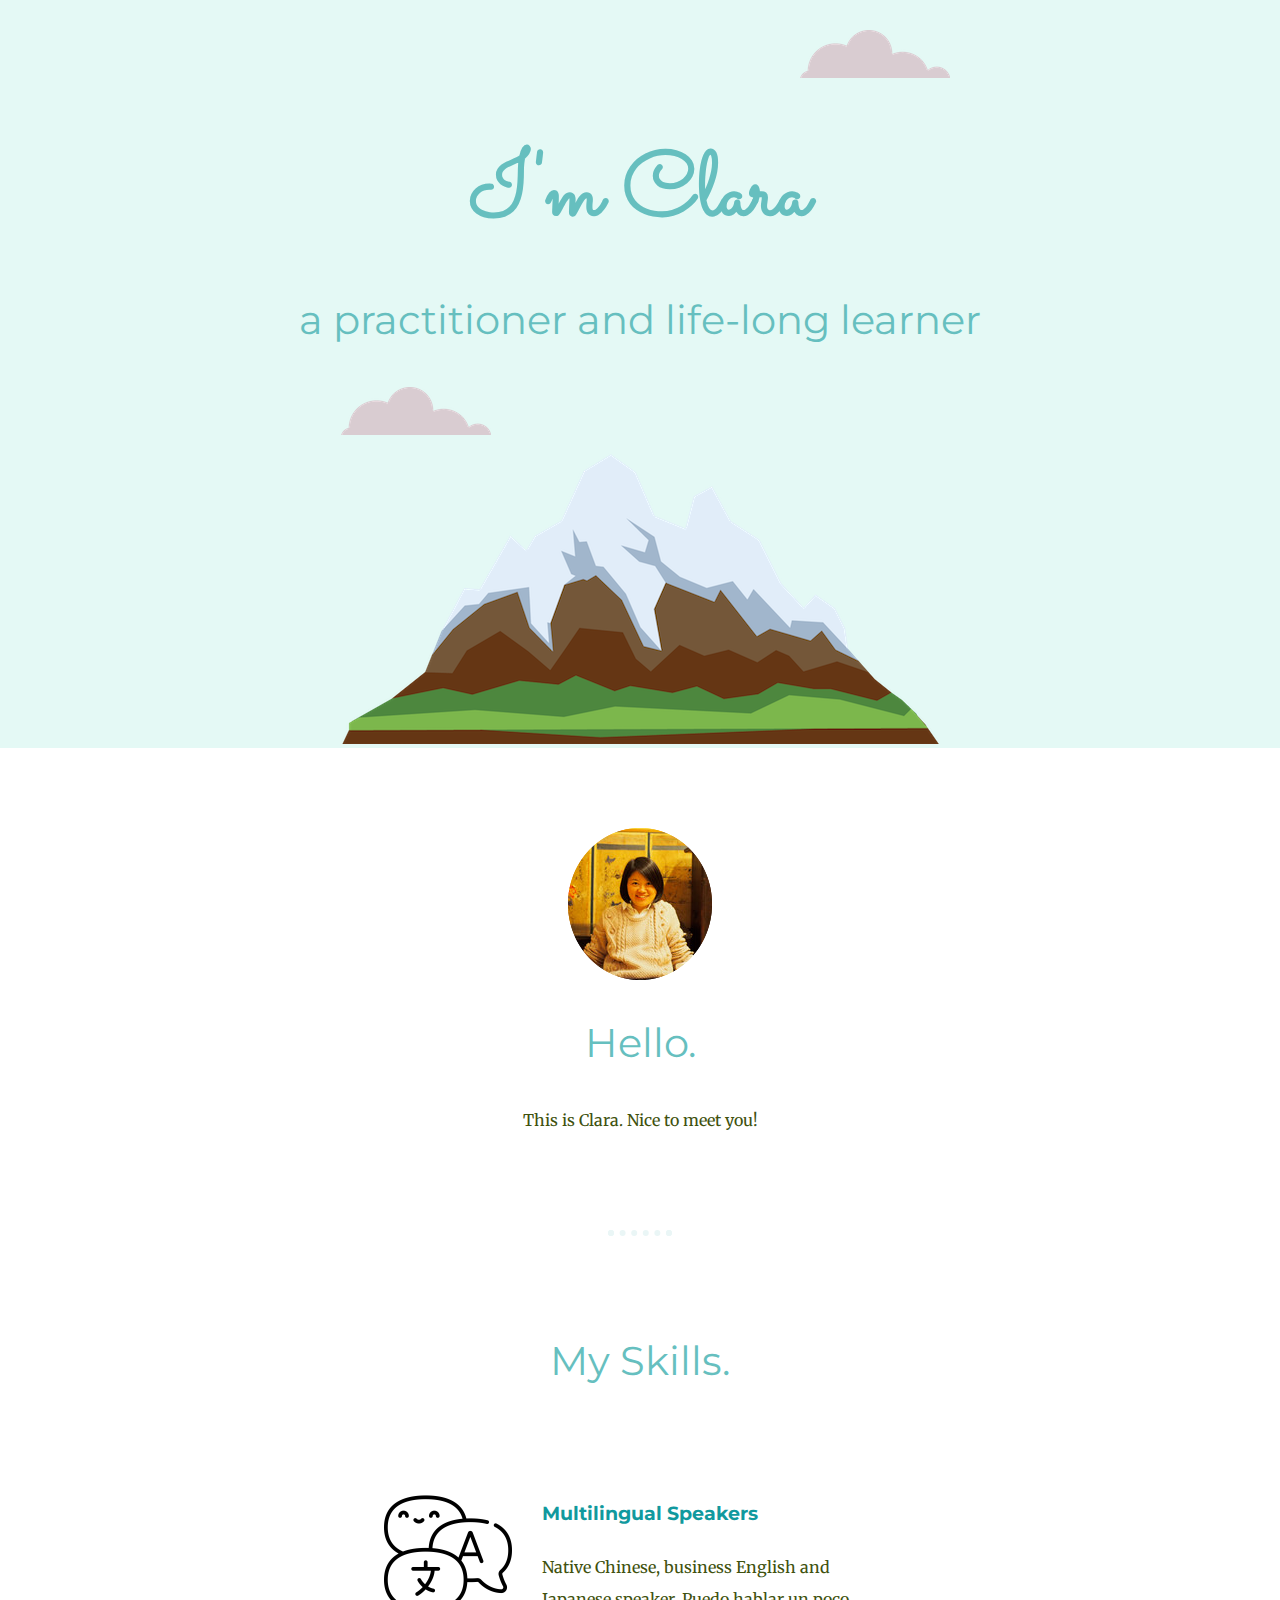
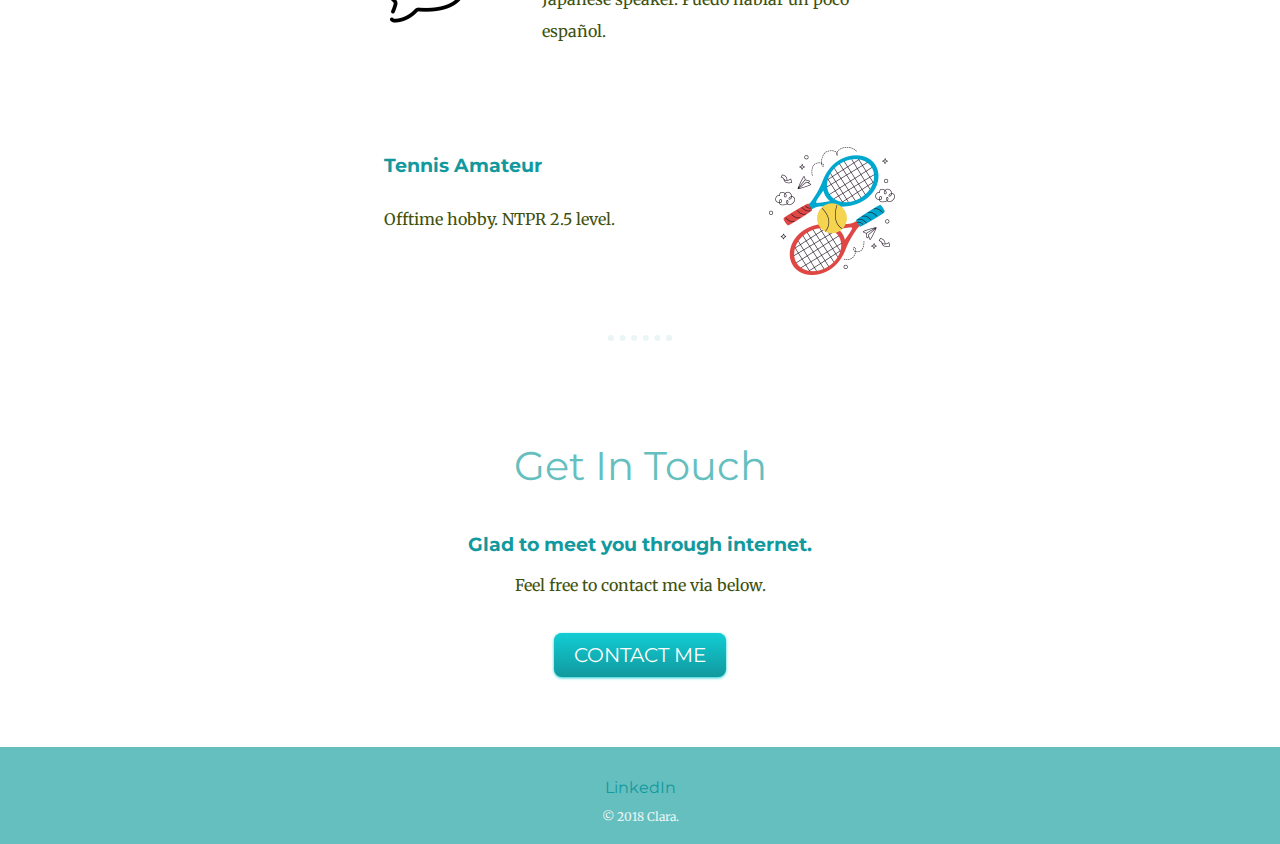
<file: index.html>
<!DOCTYPE html>
<html lang="en" dir="ltr">
  <head>
    <meta charset="utf-8">
    <title>Clara's Personal Site</title>
    <link rel="stylesheet" href="css/styles.css">
    <link rel="icon" href="favicon.ico">
    <link rel="preconnect" href="https://fonts.googleapis.com">
    <link rel="preconnect" href="https://fonts.gstatic.com" crossorigin>
    <link href="https://fonts.googleapis.com/css2?family=Merriweather&family=Montserrat&family=Sacramento&display=swap" rel="stylesheet">
  </head>

  <body>
    <div class="top-container">
      <img class="top-cloud" src="image/cloud.png" alt="cloud-img">
      <h1>I'm Clara</h1>
      <h2>a practitioner and life-long learner</h2>
      <img class="bottom-cloud" src="image/cloud.png" alt="cloud-img">
      <img src="image/mountain.png" alt="mountain-img">
    </div>

    <div class="middle-container">
      <div class="profile">
        <img src="image/clara.png" alt="Clara-img">
        <h2>Hello.</h2>
        <p>This is Clara. Nice to meet you!</p>
      </div>
      <hr>
      <div class="skills">
        <h2>My Skills.</h2>
        <div class="skill-row">
          <img class="languages" src="image/languages.png" alt="languages-img">
          <h3>Multilingual Speakers</h3>
          <p class="languages-discription">Native Chinese, business English and Japanese speaker. Puedo hablar un poco español.</p>
        </div>
        <div class="skill-row">
          <img class="tennis" src="image/tennis.png" alt="tennis-img">
          <h3>Tennis Amateur</h3>
          <p class="tennis-discription">Offtime hobby. NTPR 2.5 level.</p>
        </div>
      </div>
      <hr>
      <div class="contact-me">
        <h2>Get In Touch</h2>
        <h3>Glad to meet you through internet.</h3>
        <p class="contact-discription">Feel free to contact me via below.</p>
        <a class="btn" href="mailto:ninoclara.buena@gmail.com">CONTACT ME</a>
      </div>
    </div>


    <div class="bottom-container">
      <a class="footer-link" href="https://www.linkedin.com/">LinkedIn</a>
      <p class="copyright">© 2018 Clara.</p>
    </div>


  </body>

</html>
</file>
<file: css/styles.css>
body{
  margin: 0px;
  text-align: center;
  font-family: 'Merriweather', serif;
  color:#40510E;
}

h1{
  font-size: 562.5%;
  margin: 30px auto 0px auto;
  font-family: 'Sacramento', cursive;
  color:#66BFBF;
}

h2{
  font-family: 'Montserrat', sans-serif;
  font-size: 2.5rem;
  font-weight: normal;
  color:#66BFBF;
  padding-bottom: 10px;
}

h3{
  font-family: 'Montserrat', sans-serif;
  color:#11999E;
}


hr{
  border: dotted #EAF6F6 6px;
  border-bottom: none;
  width: 4%;
  margin: 100px auto 100px auto;
}

a{
  color: #11999E;
  font-family: 'Montserrat', sans-serif;
  text-decoration: none;
}

a:hover{
  color: #EAF6F6;
}

.top-container{
  background-color: #E4F9F5;
  margin-top: 0px;
  padding-top: 100px;
}

.middle-container{
  margin:80px 0 80px 0;
}

.bottom-container{
  padding-top: 30px;
  padding-bottom: 20px;
  background-color: #66BFBF;
  margin-bottom: 0px;
}

.top-cloud{
  position: absolute;
  top: 30px;
  left:800px;
}

.bottom-cloud{
  position: absolute;
}

.footer-link{
  margin-bottom: 0px;
}

.languages{
  height: 200px;
}

.tennis{
  height: 200px;
}

.skill-row{
  width:40%;
  margin: 100px auto 100px auto;
  text-align: left;
  line-height: 2;
}

.contact-me{
  margin: 30px auto 30px;
}

.languages{
  width: 25%;
  height: 50%;
  float:left;
  padding-right: 30px;
}

.tennis{
  width: 25%;
  height: 50%;
  float:right;
  padding-left: 30px;
}



.copyright{
  color: #EAF6F6;
  font-size: 0.75rem;
  margin-bottom: 0;
}

.contact-discription{
  padding-bottom: 32px;
}

.btn{
  background: #11cdd4;
  background-image: -webkit-linear-gradient(top, #11cdd4, #11999e);
  background-image: -moz-linear-gradient(top, #11cdd4, #11999e);
  background-image: -ms-linear-gradient(top, #11cdd4, #11999e);
  background-image: -o-linear-gradient(top, #11cdd4, #11999e);
  background-image: linear-gradient(to bottom, #11cdd4, #11999e);
  -webkit-border-radius: 8;
  -moz-border-radius: 8;
  border-radius: 8px;
  -webkit-box-shadow: 0px 1px 3px #11cdd4;
  -moz-box-shadow: 0px 1px 3px #11cdd4;
  box-shadow: 0px 1px 3px #11cdd4;
  font-family: 'Montserrat', sans-serif;
  color: #ffffff;
  font-size: 20px;
  padding: 10px 20px 10px 20px;
  text-decoration: none;
}
</file>
